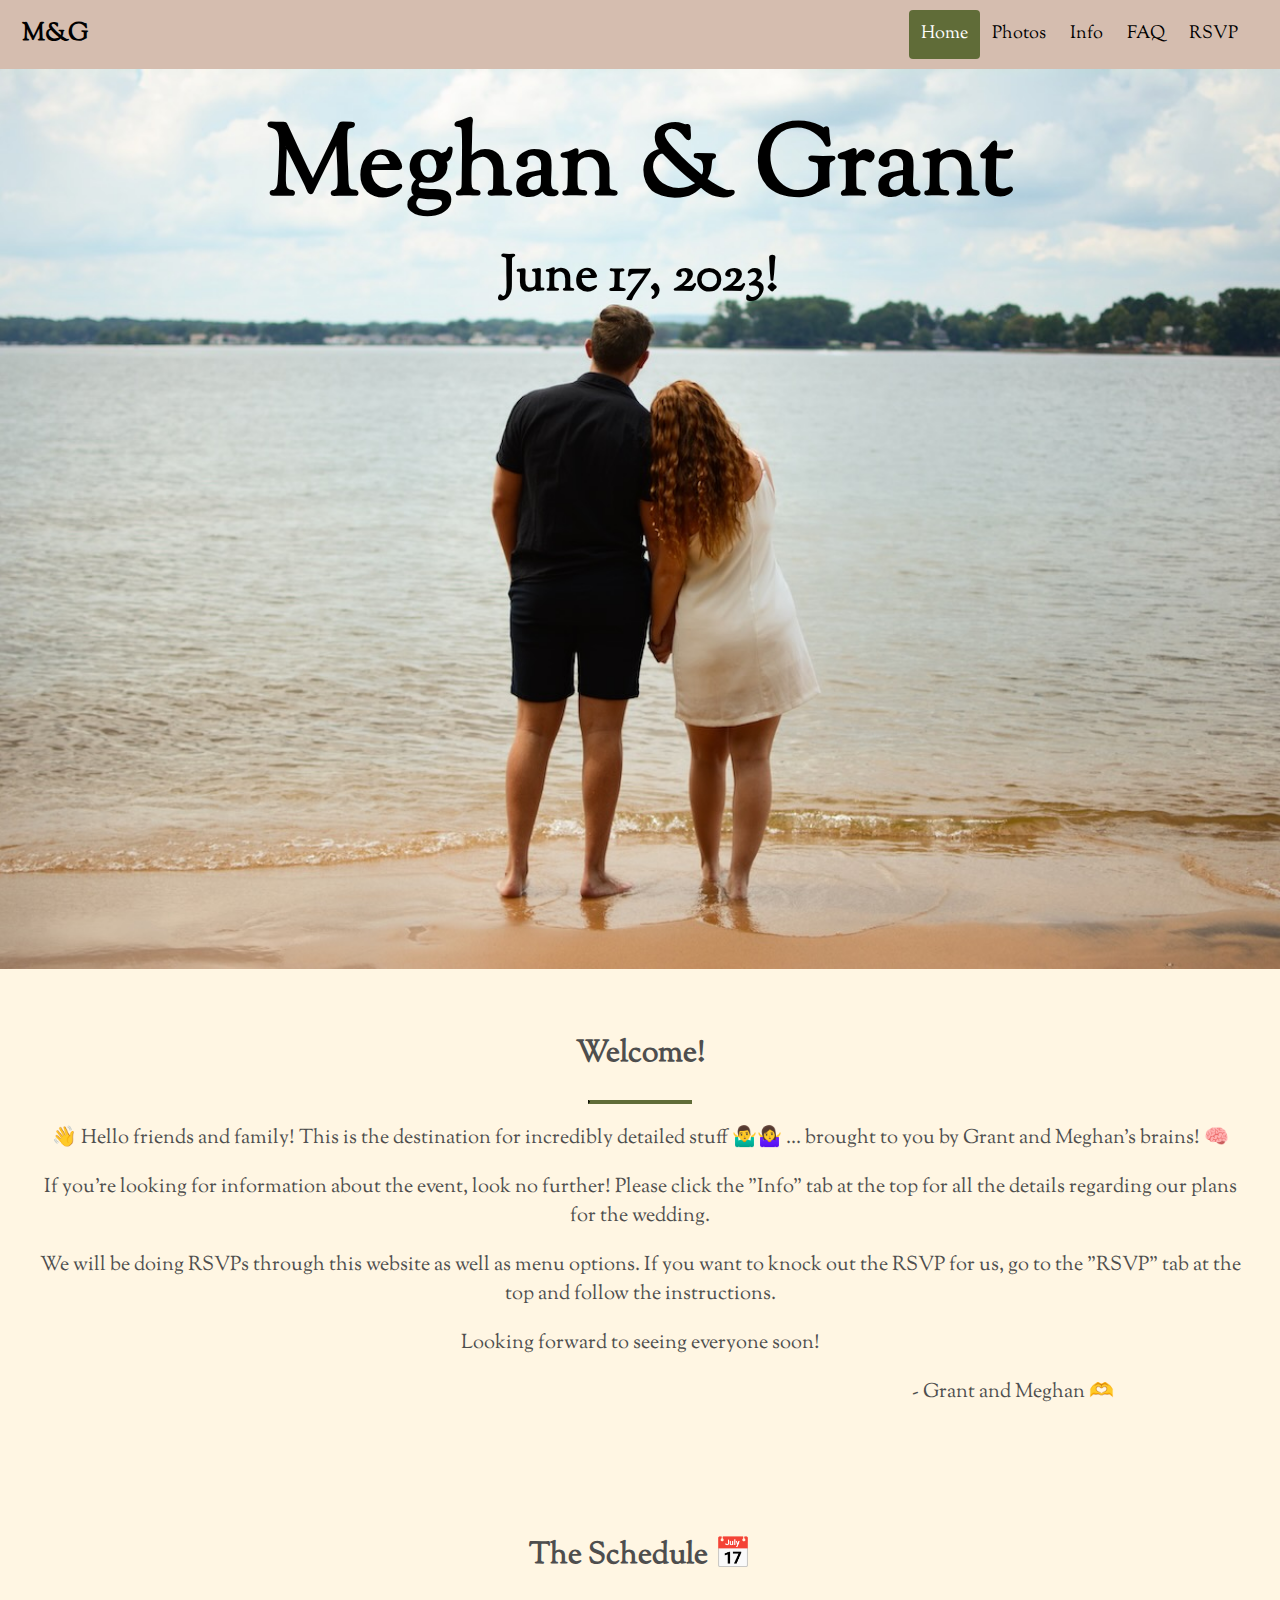
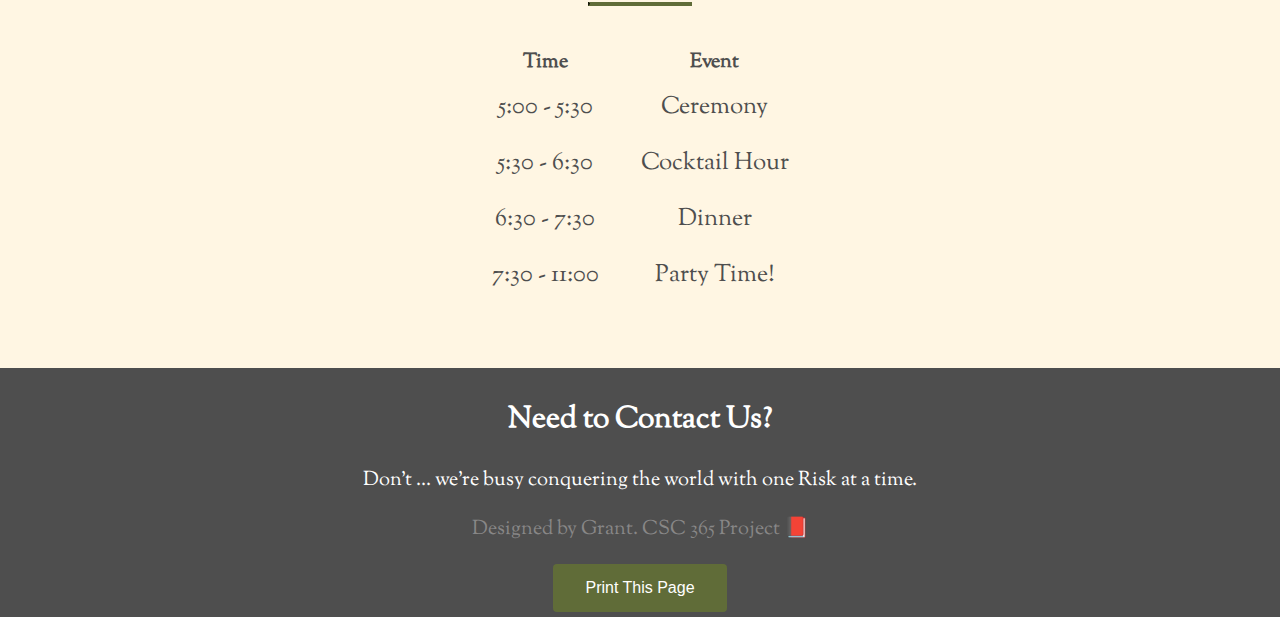
<file: index.html>
<!DOCTYPE html>
<html lang="en">
  <head>
    <meta charset="UTF-8" />
    <meta http-equiv="X-UA-Compatible" content="IE=edge" />
    <meta name="description" content="Wedding Website" />
    <meta name="keywords" content="Wedding, Wedding Website, Grant, Meghan" />
    <meta name="viewport" content="width=device-width, initial-scale=1.0" />
    <title>M&G Wedding</title>
    <link rel="icon" type="image/x-icon" href="favicon.ico" />
    <link rel="stylesheet" href="styles/index.css" />
    <link rel="stylesheet" href="styles/print.css" media="print"/>
    <link rel="preconnect" href="https://fonts.googleapis.com" />
    <link rel="preconnect" href="https://fonts.gstatic.com" crossorigin />
    <link
      href="https://fonts.googleapis.com/css2?family=Sorts+Mill+Goudy&display=swap"
      rel="stylesheet"
    />
  </head>
  <body>
    <header>
      <div class="header">
        <a href="index.html" class="logo">M&G</a>
        <div class="header-right">
          <a class="active" href="index.html">Home</a>
          <a href="photos.html">Photos</a>
          <a href="info.html">Info</a>
          <a href="faq.html">FAQ</a>
          <a href="rsvp.html">RSVP</a>
        </div>
      </div>
      <div class="wedding-pic-container">
        <div class="wedding-pic-content">
          <h1>Meghan & Grant</h1>
          <h2>June 17, 2023!</h2>
        </div>
      </div>
    </header>
    <main>
      <div class="welcome-section">
        <h2>Welcome!</h2>
        <hr />
        <p>
          👋 Hello friends and family! This is the destination for incredibly
          detailed stuff 🤷‍♂️🤷‍♀️ ... brought to you by Grant and Meghan's brains!
          🧠
        </p>
        <p>
          If you're looking for information about the event, look no further!
          Please click the "Info" tab at the top for all the details regarding
          our plans for the wedding.
        </p>
        <p>
          We will be doing RSVPs through this website as well as menu options.
          If you want to knock out the RSVP for us, go to the "RSVP" tab at the
          top and follow the instructions.
        </p>
        <p>Looking forward to seeing everyone soon!</p>
        <p class="pull-right">- Grant and Meghan 🫶</p>
        <br />
      </div>
      <div class="welcome-section-2">
        <h2>The Schedule 📅</h2>
        <hr />
        <br />
        <table>
          <tr>
            <th>Time</th>
            <th>Event</th>
          </tr>
          <tr>
            <td>5:00 - 5:30</td>
            <td>Ceremony</td>
          </tr>
          <tr>
            <td>5:30 - 6:30</td>
            <td>Cocktail Hour</td>
          </tr>
          <tr>
            <td>6:30 - 7:30</td>
            <td>Dinner</td>
          </tr>
          <tr>
            <td>7:30 - 11:00</td>
            <td>Party Time!</td>
          </tr>
        </table>
      </div>
    </main>
    <footer>
      <div class="footer-section">
        <h2>Need to Contact Us?</h2>
        <p>
          Don't ... we're busy conquering the world with one Risk at a time.
        </p>
        <p style="color: rgb(136, 135, 135); margin-top: 0%">
          Designed by Grant. CSC 365 Project 📕
        </p>
        <button onclick="window.print()">Print This Page</button>
      </div>
    </footer>
    <script src="https://ajax.googleapis.com/ajax/libs/jquery/3.6.1/jquery.min.js"></script> 
    <script src="js/print_homepage.js"></script>
  </body>
</html>
</file>
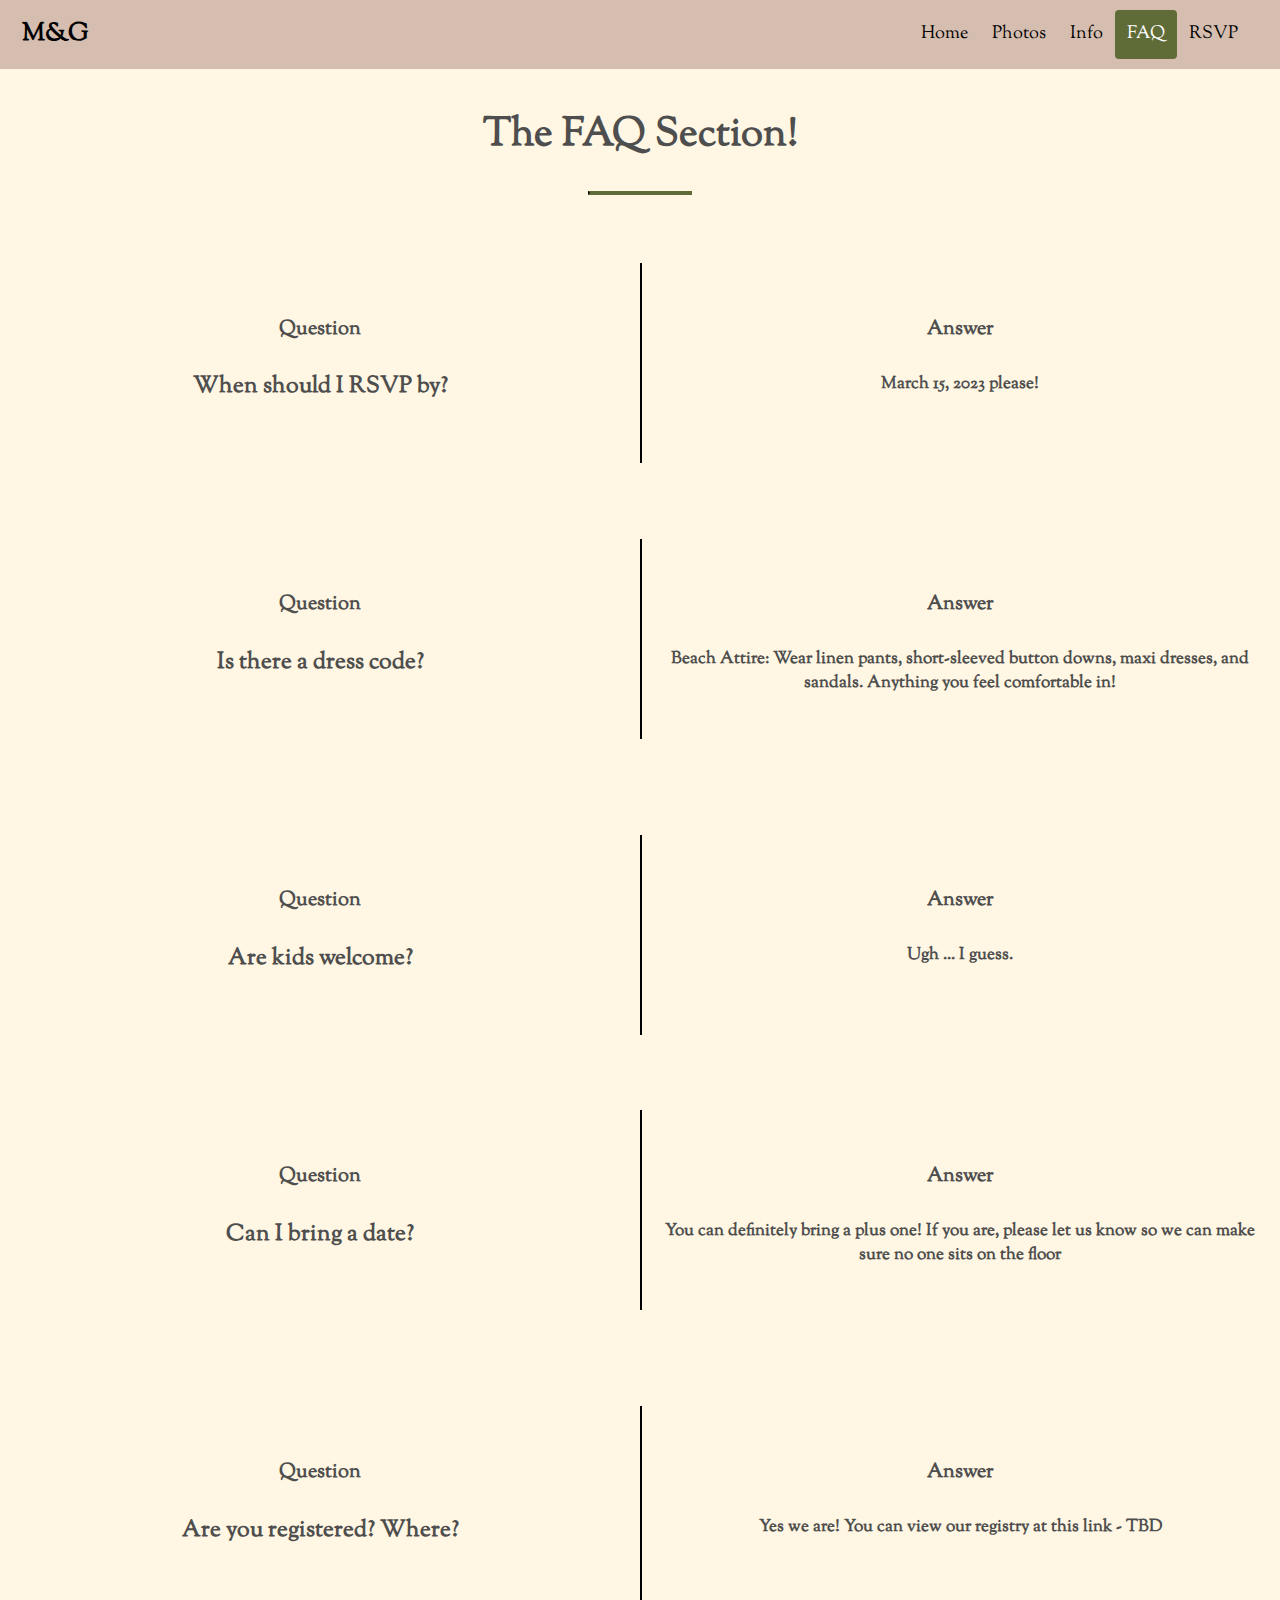
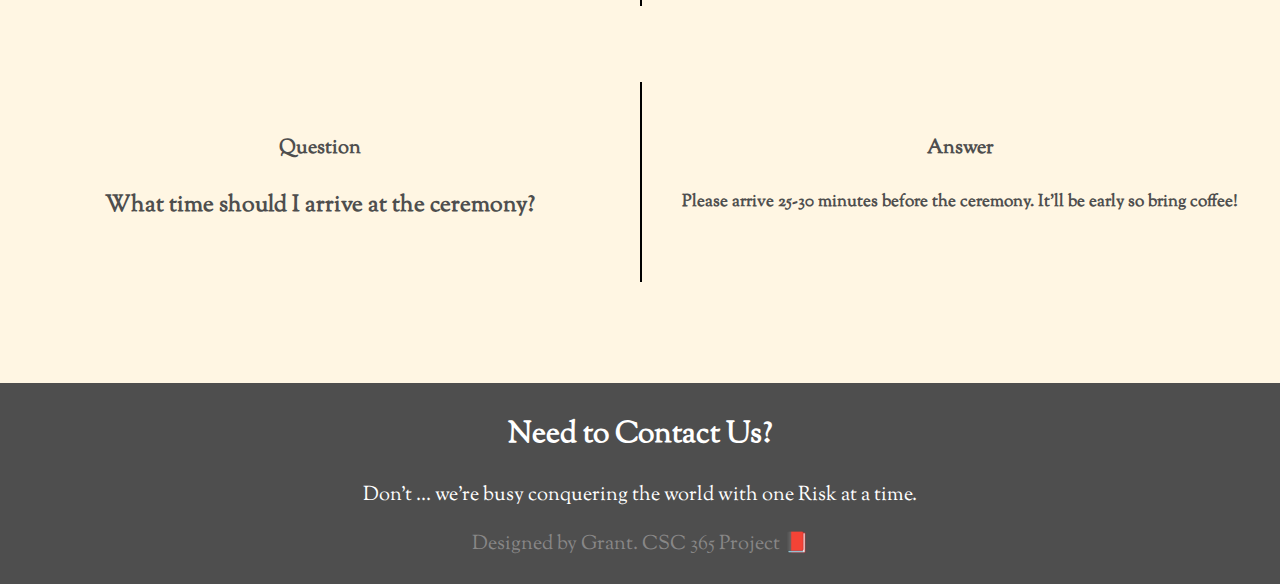
<file: faq.html>
<!DOCTYPE html>
<html lang="en">
  <head>
    <meta charset="UTF-8" />
    <meta http-equiv="X-UA-Compatible" content="IE=edge" />
    <meta name="description" content="Wedding Website">
    <meta name="keywords" content="Wedding, Wedding Website, Grant, Meghan">
    <meta name="viewport" content="width=device-width, initial-scale=1.0" />
    <title>FAQ | M&G Wedding</title>
    <link rel="icon" type="image/x-icon" href="favicon.ico" />
    <link rel="stylesheet" href="styles/faq.css" />
    <link rel="preconnect" href="https://fonts.googleapis.com" />
    <link rel="preconnect" href="https://fonts.gstatic.com" crossorigin />
    <link
      href="https://fonts.googleapis.com/css2?family=Sorts+Mill+Goudy&display=swap"
      rel="stylesheet"
    />
  </head>
  <body>
    <header>
      <div class="header">
        <a href="index.html" class="logo">M&G</a>
        <div class="header-right">
          <a href="index.html">Home</a>
          <a href="photos.html">Photos</a>
          <a href="info.html">Info</a>
          <a class="active" href="faq.html">FAQ</a>
          <a href="rsvp.html">RSVP</a>
        </div>
      </div>
    </header>
    <main>
      <div class="faq-section">
        <h1>The FAQ Section!</h1>
        <hr />
        <br /><br />
        <!-- ---------- FAQ ---------- -->
        <div class="flexbox-container">
          <div class="flexbox-item flexbox-item-1">
            <h4>Question</h4>
            <h3>When should I RSVP by?</h3>
          </div>
          <div class="vertical"></div>
          <div class="flexbox-item flexbox-item-1">
            <h4>Answer</h4>
            <h5>March 15, 2023 please!</h5>
          </div>
        </div>
        <br /><br /><br />
        <!-- ------------------------- -->
        <!-- ---------- FAQ ---------- -->
        <div class="flexbox-container">
          <div class="flexbox-item flexbox-item-1">
            <h4>Question</h4>
            <h3>Is there a dress code?</h3>
          </div>
          <div class="vertical"></div>
          <div class="flexbox-item flexbox-item-1">
            <h4>Answer</h4>
            <h5>
              Beach Attire: Wear linen pants, short-sleeved button downs, maxi
              dresses, and sandals. Anything you feel comfortable in!
            </h5>
          </div>
        </div>
        <br /><br /><br />
        <!-- ------------------------- -->
        <!-- ---------- FAQ ---------- -->
        <div class="flexbox-container">
          <div class="flexbox-item flexbox-item-1">
            <h4>Question</h4>
            <h3>Are kids welcome?</h3>
          </div>
          <div class="vertical"></div>
          <div class="flexbox-item flexbox-item-1">
            <h4>Answer</h4>
            <h5>Ugh ... I guess.</h5>
          </div>
        </div>
        <br /><br /><br />
        <!-- ------------------------- -->
        <!-- ---------- FAQ ---------- -->
        <div class="flexbox-container">
          <div class="flexbox-item flexbox-item-1">
            <h4>Question</h4>
            <h3>Can I bring a date?</h3>
          </div>
          <div class="vertical"></div>
          <div class="flexbox-item flexbox-item-1">
            <h4>Answer</h4>
            <h5>
              You can definitely bring a plus one! If you are, please let us
              know so we can make sure no one sits on the floor
            </h5>
          </div>
        </div>
        <br /><br /><br />
        <!-- ------------------------- -->
        <!-- ---------- FAQ ---------- -->
        <div class="flexbox-container">
          <div class="flexbox-item flexbox-item-1">
            <h4>Question</h4>
            <h3>Are you registered? Where?</h3>
          </div>
          <div class="vertical"></div>
          <div class="flexbox-item flexbox-item-1">
            <h4>Answer</h4>
            <h5>Yes we are! You can view our registry at this link - TBD</h5>
          </div>
        </div>
        <br /><br /><br />
        <!-- ------------------------- -->
        <!-- ---------- FAQ ---------- -->
        <div class="flexbox-container">
          <div class="flexbox-item flexbox-item-1">
            <h4>Question</h4>
            <h3>What time should I arrive at the ceremony?</h3>
          </div>
          <div class="vertical"></div>
          <div class="flexbox-item flexbox-item-1">
            <h4>Answer</h4>
            <h5>
              Please arrive 25-30 minutes before the ceremony. It'll be early so
              bring coffee!
            </h5>
          </div>
        </div>
        <br /><br /><br />
        <!-- ------------------------- -->
      </div>
    </main>
    <footer>
      <div class="footer-section">
        <h2>Need to Contact Us?</h2>
        <p>
          Don't ... we're busy conquering the world with one Risk at a time.
        </p>
        <p style="color: rgb(136, 135, 135); margin-top: 0%">
          Designed by Grant. CSC 365 Project 📕
        </p>
      </div>
    </footer>
  </body>
</html>
</file>
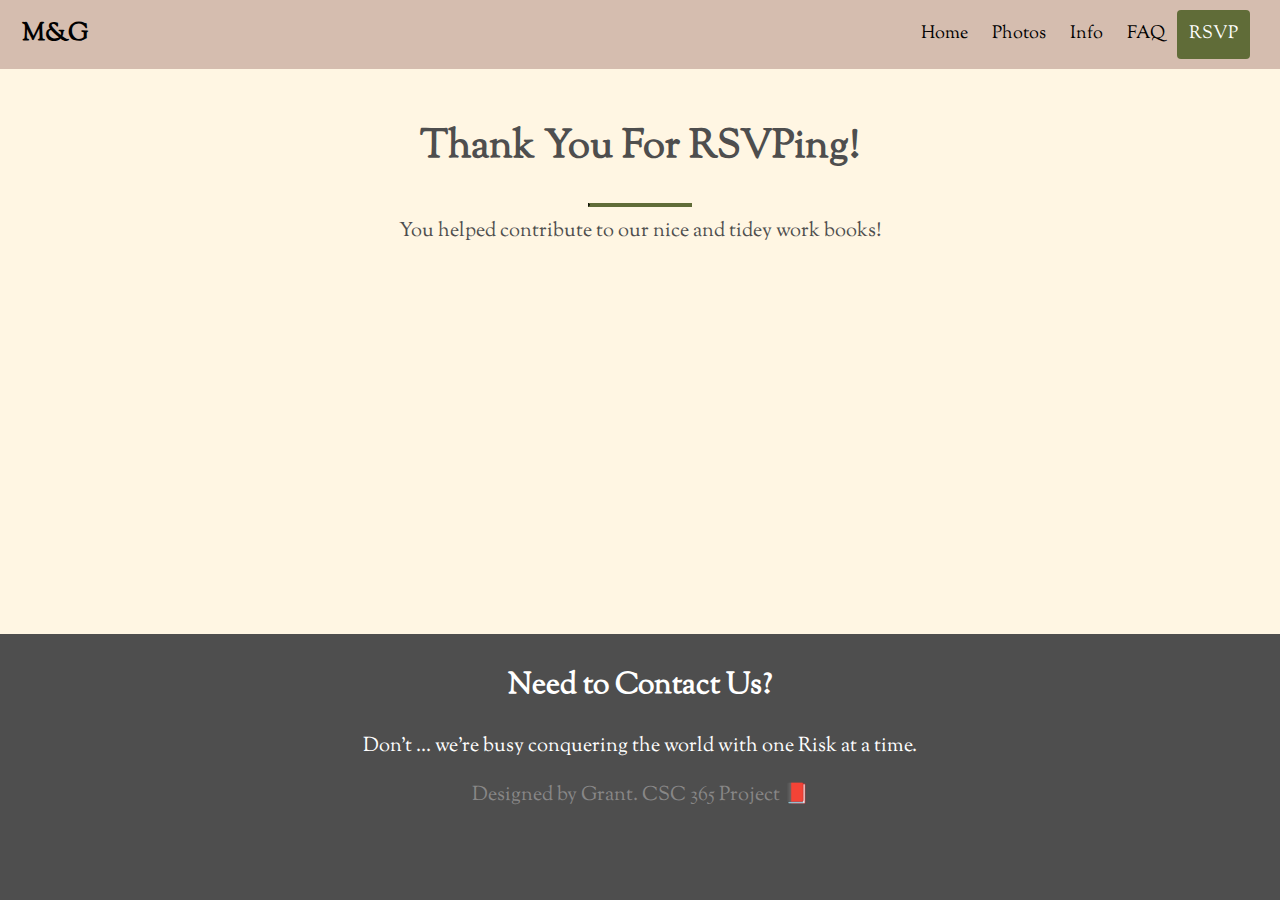
<file: form_confirmation.html>
<!DOCTYPE html>
<html lang="en">
  <head>
    <meta charset="UTF-8" />
    <meta http-equiv="X-UA-Compatible" content="IE=edge" />
    <meta name="description" content="Wedding Website" />
    <meta name="keywords" content="Wedding, Wedding Website, Grant, Meghan" />
    <meta name="viewport" content="width=device-width, initial-scale=1.0" />
    <title>RSVP | M&G Wedding</title>
    <link rel="icon" type="image/x-icon" href="favicon.ico" />
    <link rel="stylesheet" href="styles/form_confirmation.css" />
    <link rel="preconnect" href="https://fonts.googleapis.com" />
    <link rel="preconnect" href="https://fonts.gstatic.com" crossorigin />
    <link
      href="https://fonts.googleapis.com/css2?family=Sorts+Mill+Goudy&display=swap"
      rel="stylesheet"
    />
  </head>
  <body>
    <header>
      <div class="header">
        <a href="index.html" class="logo">M&G</a>
        <div class="header-right">
          <a href="index.html">Home</a>
          <a href="photos.html">Photos</a>
          <a href="info.html">Info</a>
          <a href="faq.html">FAQ</a>
          <a class="active" href="rsvp.html">RSVP</a>
        </div>
      </div>
    </header>
    <main>
      <div class="rsvp-section">
        <h1>Thank You For RSVPing!</h1>
        <hr />
        <div class="rsvp-section-description">
          <p>You helped contribute to our nice and tidey work books!</p>
        </div>
      </div>
    </main>
    <footer>
      <div class="footer-section">
        <h2>Need to Contact Us?</h2>
        <p>
          Don't ... we're busy conquering the world with one Risk at a time.
        </p>
        <p style="color: rgb(136, 135, 135); margin-top: 0%">
          Designed by Grant. CSC 365 Project 📕
        </p>
      </div>
    </footer>
  </body>
</html>
</file>
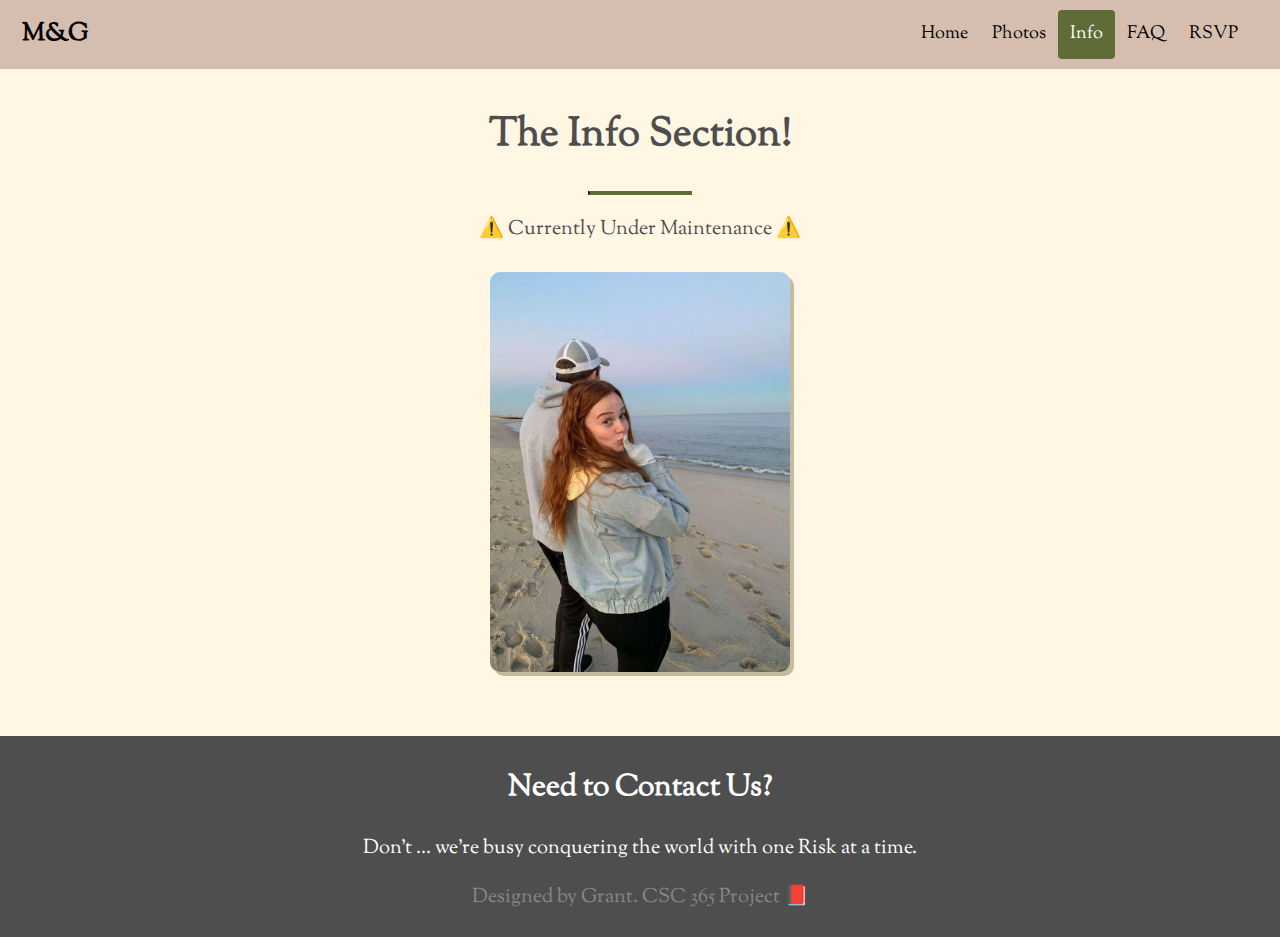
<file: info.html>
<!DOCTYPE html>
<html lang="en">
  <head>
    <meta charset="UTF-8" />
    <meta http-equiv="X-UA-Compatible" content="IE=edge" />
    <meta name="description" content="Wedding Website">
    <meta name="keywords" content="Wedding, Wedding Website, Grant, Meghan">
    <meta name="viewport" content="width=device-width, initial-scale=1.0" />
    <title>Info | M&G Wedding</title>
    <link rel="icon" type="image/x-icon" href="favicon.ico" />
    <link rel="stylesheet" href="styles/info.css" />
    <link rel="preconnect" href="https://fonts.googleapis.com" />
    <link rel="preconnect" href="https://fonts.gstatic.com" crossorigin />
    <link
      href="https://fonts.googleapis.com/css2?family=Sorts+Mill+Goudy&display=swap"
      rel="stylesheet"
    />
  </head>
  <body>
    <header>
      <div class="header">
        <a href="index.html" class="logo">M&G</a>
        <div class="header-right">
          <a href="index.html">Home</a>
          <a href="photos.html">Photos</a>
          <a class="active" href="info.html">Info</a>
          <a href="faq.html">FAQ</a>
          <a href="rsvp.html">RSVP</a>
        </div>
      </div>
    </header>
    <main>
      <div class="info-section">
        <h1>The Info Section!</h1>
        <hr />
        <p>⚠️ Currently Under Maintenance ⚠️</p>
        <div class="photo-gallery-pictures">
          <img src="photo-gallery/25.jpeg" loading="auto" alt="oops picture" />
        </div>
      </div>
    </main>
    <footer>
      <div class="footer-section">
        <h2>Need to Contact Us?</h2>
        <p>Don't ... we're busy conquering the world with one Risk at a time.</p>
        <p style="color: rgb(136, 135, 135); margin-top: 0%">
          Designed by Grant. CSC 365 Project 📕
        </p>
      </div>
    </footer>
  </body>
</html>
</file>
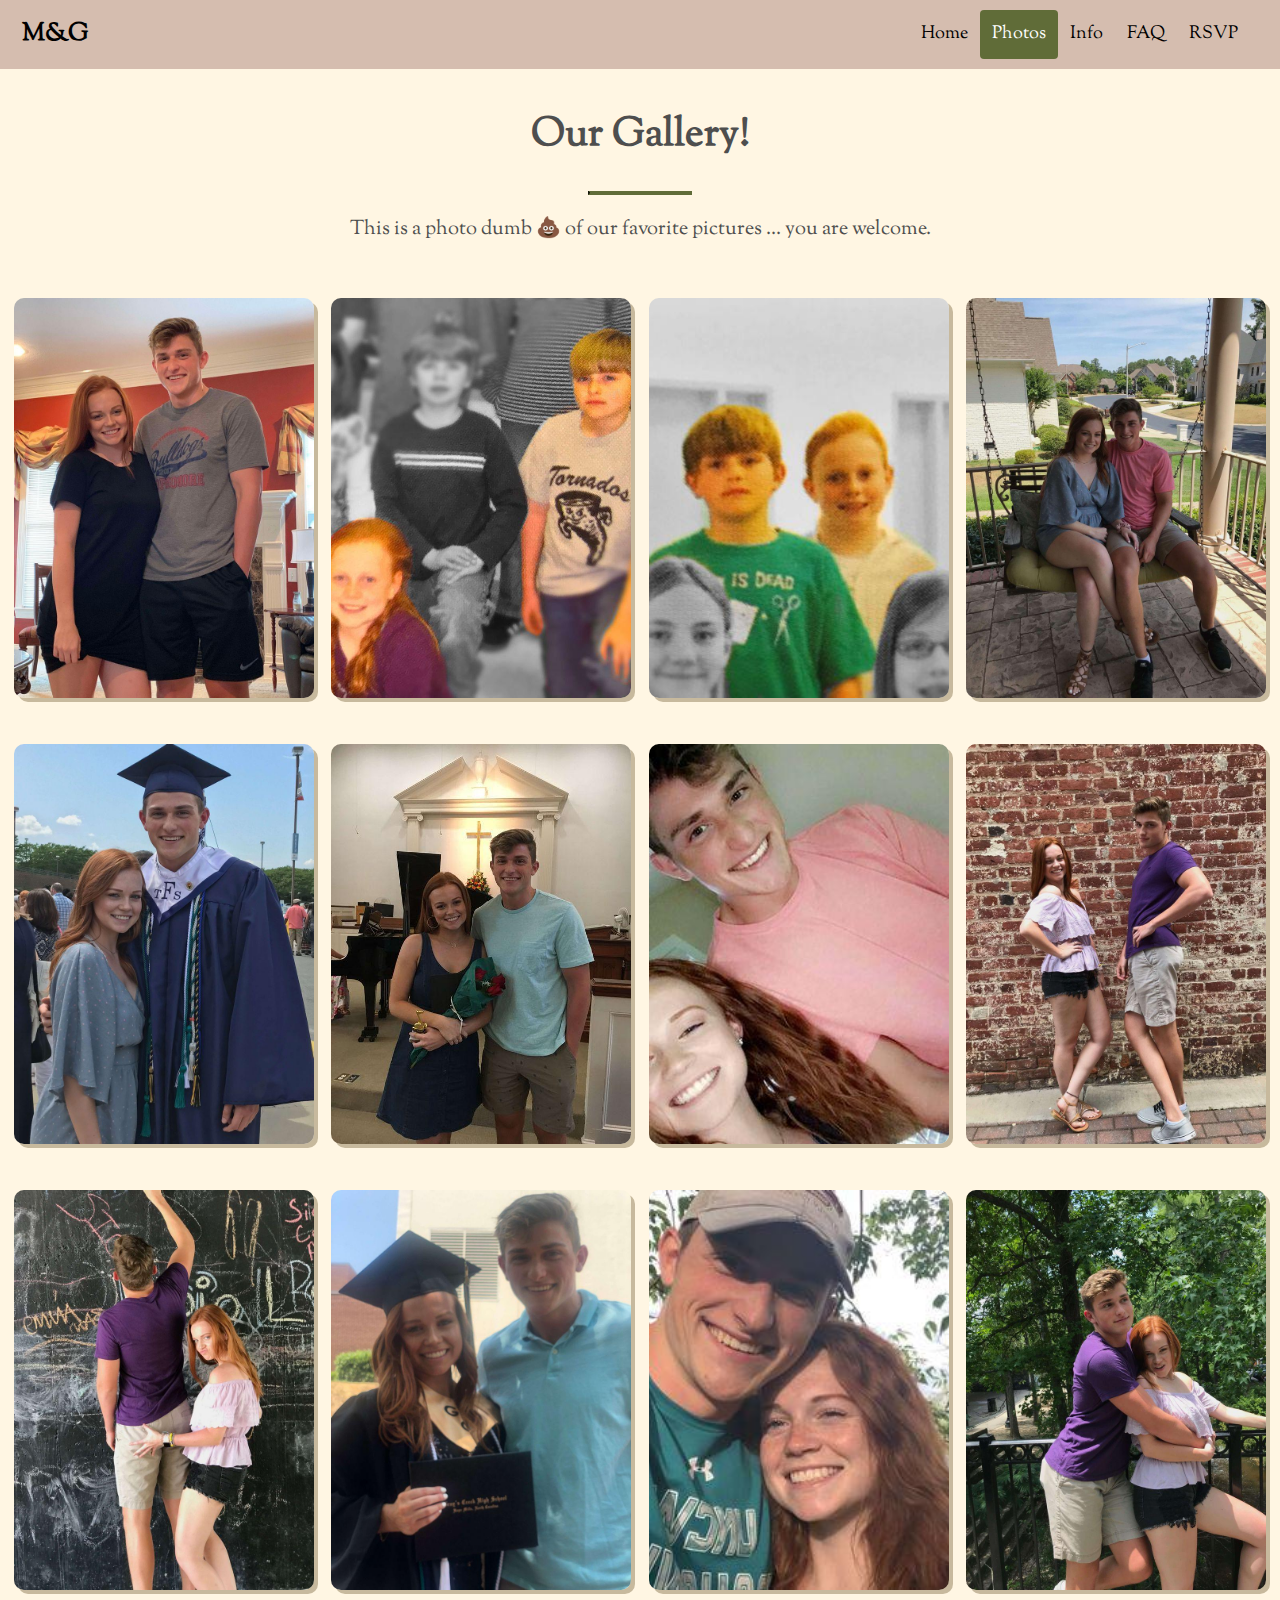
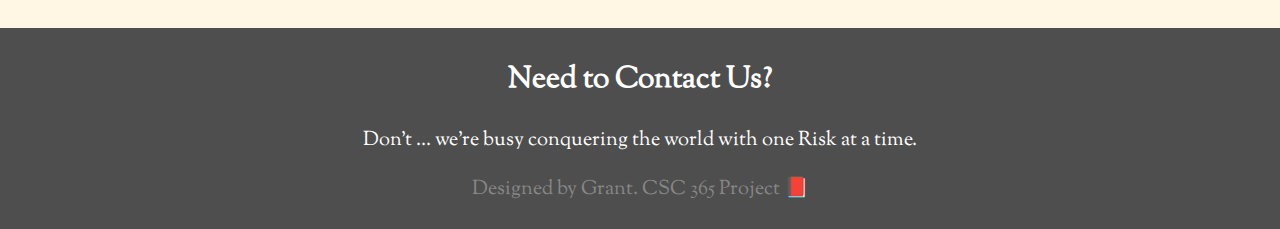
<file: photos.html>
<!DOCTYPE html>
<html lang="en">
  <head>
    <meta charset="UTF-8" />
    <meta http-equiv="X-UA-Compatible" content="IE=edge" />
    <meta name="description" content="Wedding Website">
    <meta name="keywords" content="Wedding, Wedding Website, Grant, Meghan">
    <meta name="viewport" content="width=device-width, initial-scale=1.0" />
    <title>Photos | M&G Wedding</title>
    <link rel="icon" type="image/x-icon" href="favicon.ico" />
    <link rel="stylesheet" href="styles/photos.css" />
    <link rel="preconnect" href="https://fonts.googleapis.com" />
    <link rel="preconnect" href="https://fonts.gstatic.com" crossorigin />
    <link
      href="https://fonts.googleapis.com/css2?family=Sorts+Mill+Goudy&display=swap"
      rel="stylesheet"
    />
  </head>
  <body>
    <header>
      <div class="header">
        <a href="index.html" class="logo">M&G</a>
        <div class="header-right">
          <a href="index.html">Home</a>
          <a class="active" href="photos.html">Photos</a>
          <a href="info.html">Info</a>
          <a href="faq.html">FAQ</a>
          <a href="rsvp.html">RSVP</a>
        </div>
      </div>
    </header>
    <main>
      <div class="photo-gallery-section">
        <h1>Our Gallery!</h1>
        <hr />
        <p>
          This is a photo dumb 💩 of our favorite pictures ... you are welcome.
        </p>
      </div>
      <div class="photo-gallery-pictures">
        <img src="photo-gallery/1.jpeg" loading="auto" alt="first picture together" />
        <img src="photo-gallery/2.jpeg" loading="auto" alt="3rd grade" />
        <img src="photo-gallery/3.jpeg" loading="auto" alt="4th grade" />
        <img src="photo-gallery/4.jpeg" loading="auto" alt="bench picture" />
        <img src="photo-gallery/5.jpeg" loading="auto" alt="grants graduation" />
        <img src="photo-gallery/6.jpeg" loading="auto" alt="piano recidal" />
        <img src="photo-gallery/7.jpeg" loading="auto" alt="meghans house" />
        <img src="photo-gallery/8.jpeg" loading="auto" alt="downtown pictures" />
        <img src="photo-gallery/9.jpeg" loading="auto" alt="under bridge" />
        <img src="photo-gallery/10.jpeg" loading="auto" alt="meghans graduation" />
        <img src="photo-gallery/11.jpeg" loading="auto" alt="park1" />
        <img src="photo-gallery/12.jpeg" loading="auto" alt="park2" />
      </div>
    </main>
    <footer>
      <div class="footer-section">
        <h2>Need to Contact Us?</h2>
        <p>Don't ... we're busy conquering the world with one Risk at a time.</p>
        <p style="color: rgb(136, 135, 135); margin-top: 0%">
          Designed by Grant. CSC 365 Project 📕
        </p>
      </div>
    </footer>
  </body>
</html>
</file>
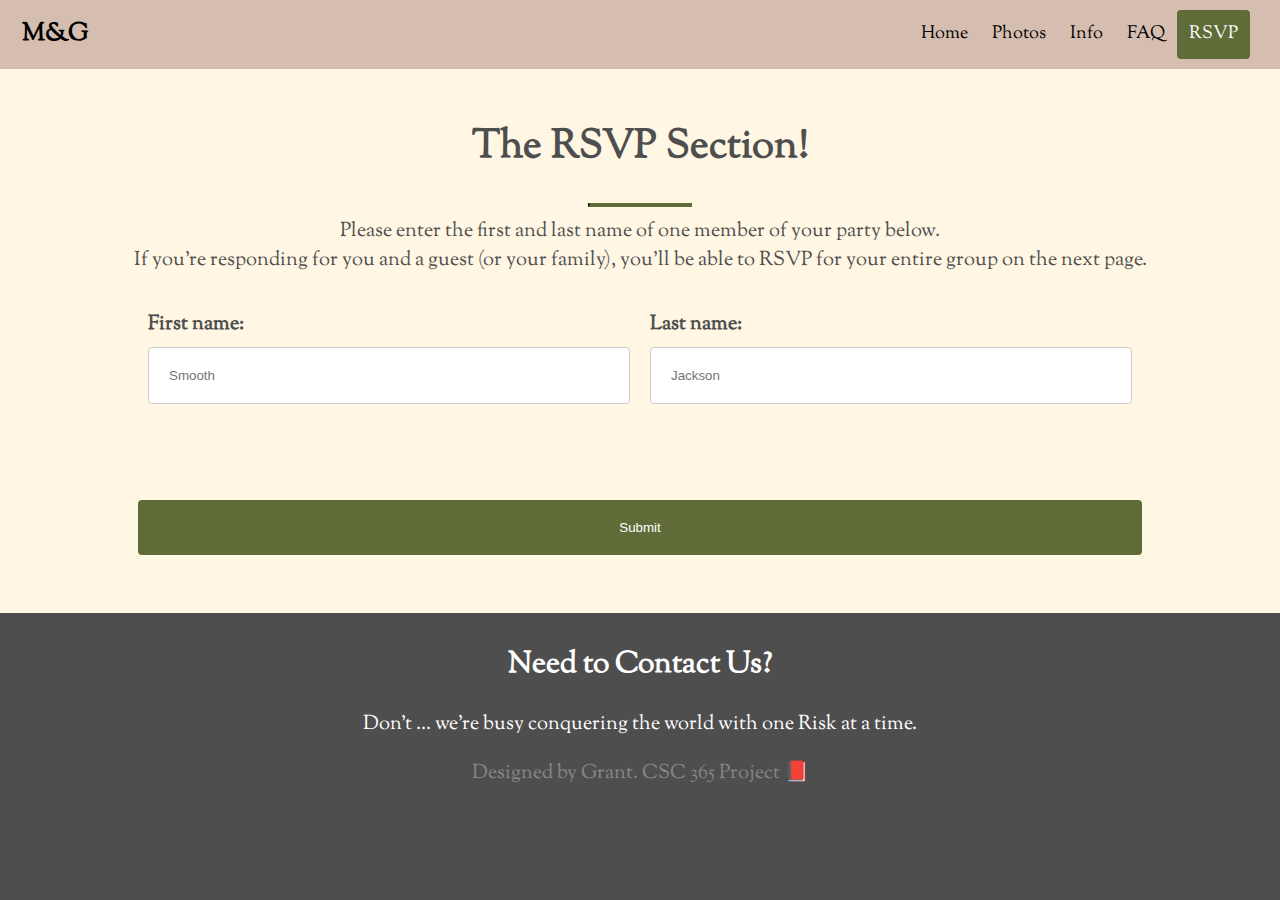
<file: rsvp.html>
<!DOCTYPE html>
<html lang="en">
  <head>
    <meta charset="UTF-8" />
    <meta http-equiv="X-UA-Compatible" content="IE=edge" />
    <meta name="description" content="Wedding Website">
    <meta name="keywords" content="Wedding, Wedding Website, Grant, Meghan">
    <meta name="viewport" content="width=device-width, initial-scale=1.0" />
    <title>RSVP | M&G Wedding</title>
    <link rel="icon" type="image/x-icon" href="favicon.ico" />
    <link rel="stylesheet" href="styles/rsvp.css" />
    <link rel="preconnect" href="https://fonts.googleapis.com" />
    <link rel="preconnect" href="https://fonts.gstatic.com" crossorigin />
    <link
      href="https://fonts.googleapis.com/css2?family=Sorts+Mill+Goudy&display=swap"
      rel="stylesheet"
    />
  </head>
  <body>
    <header>
      <div class="header">
        <a href="index.html" class="logo">M&G</a>
        <div class="header-right">
          <a href="index.html">Home</a>
          <a href="photos.html">Photos</a>
          <a href="info.html">Info</a>
          <a href="faq.html">FAQ</a>
          <a class="active" href="rsvp.html">RSVP</a>
        </div>
      </div>
    </header>
    <main>
      <div class="rsvp-section">
        <h1>The RSVP Section!</h1>
        <hr />
        <div class="rsvp-section-description">
          <p>
            Please enter the first and last name of one member of your party
            below.
          </p>
          <p>
            If you're responding for you and a guest (or your family), you'll be
            able to RSVP for your entire group on the next page.
          </p>
        </div>
        <div class="form-section">
          <form action="form_confirmation.html" method="get">
            <div class="flexbox-container">
              <div class="flexbox-item">
                <label for="fname">First name:</label><br />
                <input
                  type="text"
                  id="fname"
                  name="fname"
                  placeholder="Smooth"
                />
              </div>
              <br />
              <div class="flexbox-item">
                <label for="lname">Last name:</label><br />
                <input
                  type="text"
                  id="lname"
                  name="lname"
                  placeholder="Jackson"
                />
              </div>
            </div>
            <br /><br />
            <input type="submit" value="Submit" />
          </form>
        </div>
      </div>
    </main>
    <footer>
      <div class="footer-section">
        <h2>Need to Contact Us?</h2>
        <p>
          Don't ... we're busy conquering the world with one Risk at a time.
        </p>
        <p style="color: rgb(136, 135, 135); margin-top: 0%">
          Designed by Grant. CSC 365 Project 📕
        </p>
      </div>
    </footer>
  </body>
</html>
</file>
<file: styles/index.css>
@import url(navbar.css);
@import url(footer.css);

/* ---------- WEDDING PICTURE SECTION ---------- */
.wedding-pic-container {
  background-image: url(../images/background-image.jpeg);
  background-size: cover;
  background-repeat: no-repeat;
  background-position: 50% 0%;
  max-width: 100%;
  height: 100vh;
  display: block;
}

.wedding-pic-container .wedding-pic-content {
  text-align: center;
  object-fit: contain;
  font-weight: 700;
  color: #000000;
  font-size: 2.5em;
  margin: auto;
  padding-top: 0.0625em;
}

.wedding-pic-container .wedding-pic-content h1 {
  margin-bottom: 0%;
  margin-top: 2%;
}

.wedding-pic-container .wedding-pic-content h2 {
  font-size: 1em;
  margin-top: 0%;
}

/* Phone settings */
@media only screen and (max-width: 768px) {
  .wedding-pic-container {
    background-image: url(../images/background-image-phone.jpeg);
    background-position: 50% 0%;
  }

  .wedding-pic-container .wedding-pic-content h1 {
    font-size: 12vw;
  }

  .wedding-pic-container .wedding-pic-content h2 {
    font-size: 6vw;
  }
}

/* ---------- WELCOME SECTION ---------- */
.welcome-section {
  background-color: #fff6e3;
  text-align: center;
  height: 100%;
  padding: 3%;
}

.welcome-section-2 {
  background-color: #fff6e3;
  text-align: center;
  height: 100%;
  padding: 5%;
}

.pull-right {
  float: right;
  padding-right: 10vw;
  margin: auto;
}

table {
  margin: auto;
  align-items: center;
}

table td {
  padding: 10px 20px;
  font-size:x-large;
}

button {
  background-color: #606c38;
  border: none;
  color: white;
  padding: 15px 32px;
  text-align: center;
  text-decoration: none;
  display: inline-block;
  font-size: 16px;
  border-radius: 4px;
  cursor:pointer;
}
</file>
<file: styles/print.css>
html {
  background-image: none;
  font-family: serif;
  background-color: white;
  border: none;
}

body {
  border: 0;
  box-shadow: none;
  width: auto;
  margin: 0.5in;
}

header,
footer {
  display: none;
}

.welcome-section, 
.welcome-section-2 {
    background-color: white;
}
</file>
<file: styles/faq.css>
@import url(navbar.css);
@import url(footer.css);

.faq-section {
  background-color: #fff6e3;
  text-align: center;
  height: 100%;
  padding-bottom: 2%;
}

.faq-section h1 {
  margin-top: 0;
  padding-top: 3%;
}

/* FAQ Flex Section */
.vertical {
  border-left: 2px solid black;
  height: 200px;
  position: absolute;
  left: 50%;
}

.flexbox-container {
  display: flex;
  justify-content: space-around;
}

.flexbox-item {
  width: 100%;
  margin: 0.625em;
  padding: 0.625em;
  /* border: 3px solid #333; */
  /* background-color: #dfdfdf; */
}

.flexbox-item-1 {
  min-height: 100px;
}

@media only screen and (max-width: 768px) {
  .faq-section h1 {
    padding-top: 20%;
  }
}
</file>
<file: styles/form_confirmation.css>
@import url(navbar.css);
@import url(footer.css);

.rsvp-section {
  background-color: #fff6e3;
  text-align: center;
  height: 60vh;
  padding: 0.625em;
}

.rsvp-section h1 {
  margin-top: 0;
  padding-top: 3%;
}

.rsvp-section-description p {
  margin: 0;
}

@media only screen and (max-width: 768px) {
  .rsvp-section h1 {
    padding-top: 20%;
  }
}
</file>
<file: styles/info.css>
@import url(navbar.css);
@import url(footer.css);
/* TODO: remove this import after removing temp image */
@import url(photos.css);

.info-section {
  background-color: #fff6e3;
  text-align: center;
  height: 100%;
  padding-bottom: 2%;
}

.info-section h1 {
  margin-top: 0;
  padding-top: 3%;
}

@media only screen and (max-width: 768px) {
  .info-section h1 {
    padding-top: 20%;
  }
}
</file>
<file: styles/photos.css>
@import url(navbar.css);
@import url(footer.css);

.photo-gallery-section {
  background-color: #fff6e3;
  text-align: center;
  height: 100%;
  padding-bottom: 2%;
}

.photo-gallery-section h1 {
  margin-top: 0;
  padding-top: 3%;
}

@media only screen and (max-width: 768px) {
  .photo-gallery-section h1 {
    padding-top: 20%;
  }
}

.photo-gallery-pictures {
  background-color: #fff6e3;
  display: flex;
  flex-wrap: wrap;
  padding: 0 0.25em;
}

.photo-gallery-pictures img {
  width: 300px;
  height: 400px;
  object-fit: cover;
  margin-left: auto;
  margin-right: auto;
  margin-top: 0.625%;
  margin-bottom: 3%;
  border-radius: 10px;
  box-shadow: 4px 4px #c7b99d;;
}
</file>
<file: styles/rsvp.css>
@import url(navbar.css);
@import url(footer.css);

.rsvp-section {
  background-color: #fff6e3;
  text-align: center;
  height: 100%;
  padding: 0.625em;
}

.rsvp-section h1 {
  margin-top: 0;
  padding-top: 3%;
}

.rsvp-section-description p {
  margin: 0;
}

@media only screen and (max-width: 768px) {
  .rsvp-section h1 {
    padding-top: 20%;
  }
}

/* ---------- FORM SECTION ---------- */
.form-section {
  margin: auto;
  text-align: left;
  border-radius: 5px;
  padding: 1.25em;
  width: 80%;
  font-weight: bold;
}

input[type="text"],
select {
  width: 100%;
  padding: 1.5em;
  margin: 8px 0;
  display: inline-block;
  border: 1px solid #ccc;
  border-radius: 4px;
  box-sizing: border-box;
}

input[type="submit"] {
  width: 100%;
  background-color: #606c38;
  color: white;
  padding: 1.5em;
  margin: 2% 0;
  border: none;
  border-radius: 4px;
  cursor: pointer;
}

input[type="submit"]:hover {
  background-color: #4c562d;
}

.flexbox-container {
  display: flex;
  justify-content: center;
}

.flexbox-item {
  margin: 0.5em;
  width: 100%;
}
</file>
